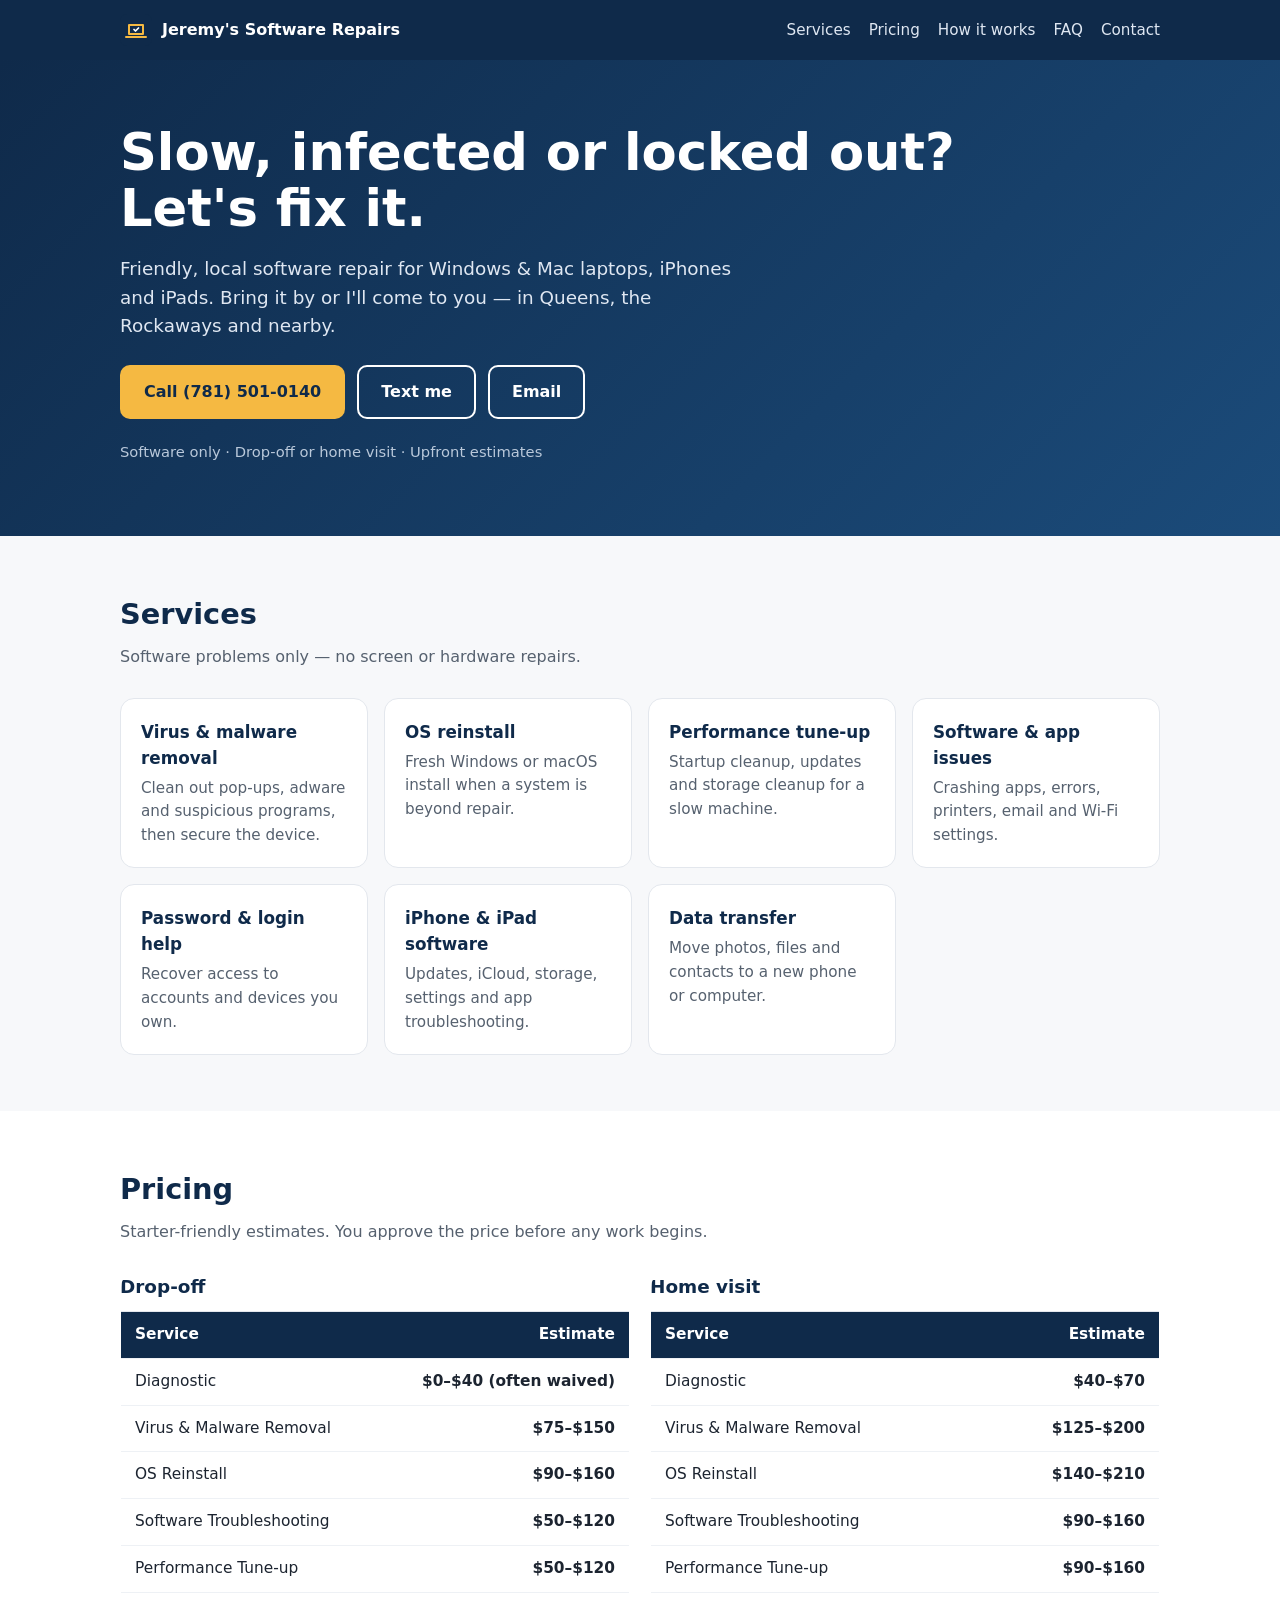
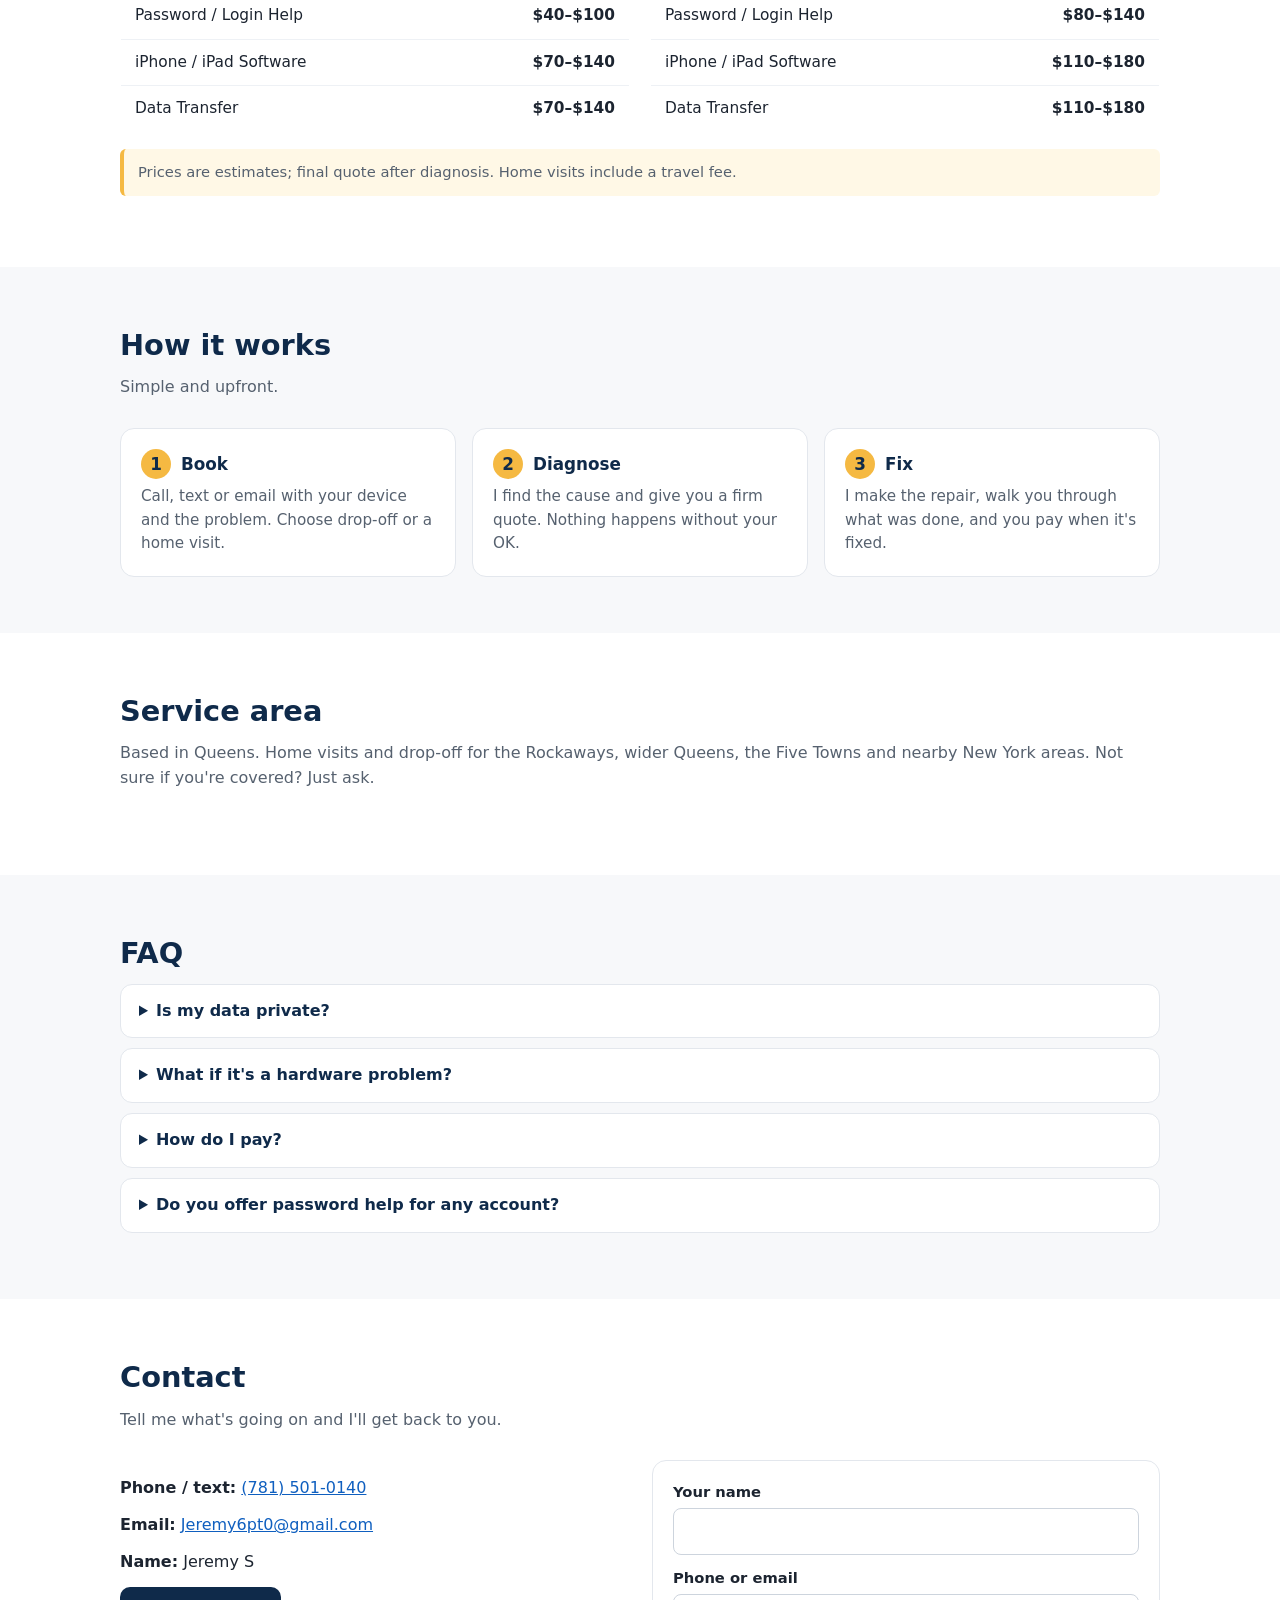
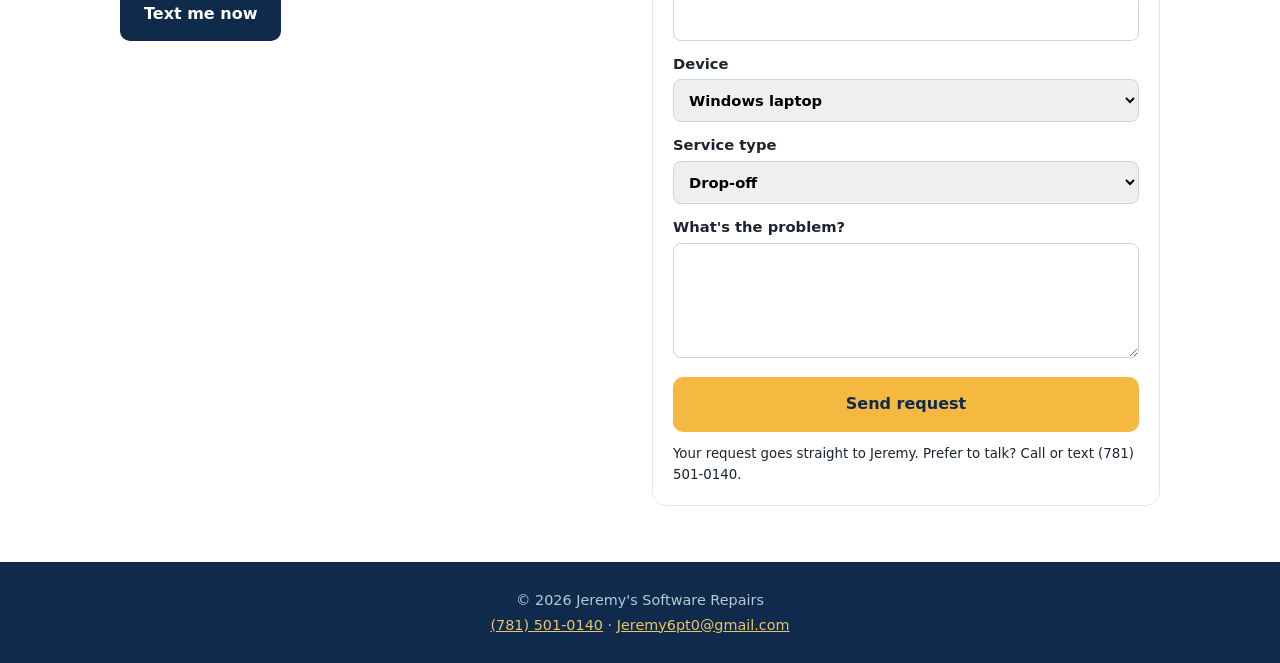
<file: index.html>
<!doctype html><html lang="en"><head><meta charset="utf-8"><meta name="viewport" content="width=device-width,initial-scale=1">
<title>Jeremy's Software Repairs | Laptop, iPhone & iPad Software Fixes in Queens & the Rockaways</title>
<meta name="description" content="Local software repair for Windows & Mac laptops, iPhones and iPads: virus removal, OS reinstalls, tune-ups, password help and data transfer. Drop-off or home visits in Queens, the Rockaways and Five Towns.">
<link rel="icon" href="favicon.svg" type="image/svg+xml"><link rel="stylesheet" href="style.css">

<script type="application/ld+json">{"@context":"https://schema.org","@type":"LocalBusiness","name":"Jeremy's Software Repairs","description":"Software repair and troubleshooting for Windows and Mac laptops, iPhones and iPads. Drop-off and home visits.","telephone":"+1-781-501-0140","email":"Jeremy6pt0@gmail.com","founder":{"@type":"Person","name":"Jeremy S"},"areaServed":["Queens, NY","Rockaway, NY","Five Towns, NY"],"priceRange":"$40–$210"}</script>
<meta property="og:type" content="website"><meta property="og:url" content="https://jeremyssoftwarerepairs.com/"><meta property="og:title" content="Jeremy&#39;s Software Repairs | Book a Repair: Free Quote"><meta property="og:description" content="Laptop, iPhone &amp; iPad software fixes in the New York area. Home visits &amp; drop-off."><meta property="og:image" content="https://jeremyssoftwarerepairs.com/og-image.png"><meta property="og:image:width" content="1200"><meta property="og:image:height" content="630"><meta name="twitter:card" content="summary_large_image"><meta name="twitter:title" content="Jeremy&#39;s Software Repairs | Book a Repair: Free Quote"><meta name="twitter:description" content="Laptop, iPhone &amp; iPad software fixes in the New York area. Home visits &amp; drop-off."><meta name="twitter:image" content="https://jeremyssoftwarerepairs.com/og-image.png">
</head><body>
<header class="top"><div class="wrap"><a class="brand" href="#"><img src="favicon.svg" alt="">Jeremy's Software Repairs</a><nav><a href="#services">Services</a><a href="#pricing">Pricing</a><a href="#how">How it works</a><a href="#faq">FAQ</a><a href="#contact">Contact</a></nav></div></header>
<section class="hero"><div class="wrap"><h1>Slow, infected or locked out?<br>Let's fix it.</h1><p>Friendly, local software repair for Windows &amp; Mac laptops, iPhones and iPads. Bring it by or I'll come to you — in Queens, the Rockaways and nearby.</p>
<div class="btns"><a class="btn p" href="tel:+17815010140">Call (781) 501-0140</a><a class="btn s" href="sms:+17815010140">Text me</a><a class="btn s" href="#contact">Email</a></div><div class="tags">Software only · Drop-off or home visit · Upfront estimates</div></div></section>
<section id="services"><div class="wrap"><h2>Services</h2><p class="lead">Software problems only — no screen or hardware repairs.</p><div class="grid">
<div class="card"><h3>Virus &amp; malware removal</h3><p>Clean out pop-ups, adware and suspicious programs, then secure the device.</p></div>
<div class="card"><h3>OS reinstall</h3><p>Fresh Windows or macOS install when a system is beyond repair.</p></div>
<div class="card"><h3>Performance tune-up</h3><p>Startup cleanup, updates and storage cleanup for a slow machine.</p></div>
<div class="card"><h3>Software &amp; app issues</h3><p>Crashing apps, errors, printers, email and Wi-Fi settings.</p></div>
<div class="card"><h3>Password &amp; login help</h3><p>Recover access to accounts and devices you own.</p></div>
<div class="card"><h3>iPhone &amp; iPad software</h3><p>Updates, iCloud, storage, settings and app troubleshooting.</p></div>
<div class="card"><h3>Data transfer</h3><p>Move photos, files and contacts to a new phone or computer.</p></div>
</div></div></section>
<section id="pricing" class="alt"><div class="wrap"><h2>Pricing</h2><p class="lead">Starter-friendly estimates. You approve the price before any work begins.</p><div class="tables"><table><caption>Drop-off</caption><thead><tr><th>Service</th><th>Estimate</th></tr></thead><tbody><tr><td>Diagnostic</td><td>$0–$40 (often waived)</td></tr><tr><td>Virus &amp; Malware Removal</td><td>$75–$150</td></tr><tr><td>OS Reinstall</td><td>$90–$160</td></tr><tr><td>Software Troubleshooting</td><td>$50–$120</td></tr><tr><td>Performance Tune-up</td><td>$50–$120</td></tr><tr><td>Password / Login Help</td><td>$40–$100</td></tr><tr><td>iPhone / iPad Software</td><td>$70–$140</td></tr><tr><td>Data Transfer</td><td>$70–$140</td></tr></tbody></table><table><caption>Home visit</caption><thead><tr><th>Service</th><th>Estimate</th></tr></thead><tbody><tr><td>Diagnostic</td><td>$40–$70</td></tr><tr><td>Virus &amp; Malware Removal</td><td>$125–$200</td></tr><tr><td>OS Reinstall</td><td>$140–$210</td></tr><tr><td>Software Troubleshooting</td><td>$90–$160</td></tr><tr><td>Performance Tune-up</td><td>$90–$160</td></tr><tr><td>Password / Login Help</td><td>$80–$140</td></tr><tr><td>iPhone / iPad Software</td><td>$110–$180</td></tr><tr><td>Data Transfer</td><td>$110–$180</td></tr></tbody></table></div>
<p class="note">Prices are estimates; final quote after diagnosis. Home visits include a travel fee.</p></div></section>
<section id="how"><div class="wrap"><h2>How it works</h2><p class="lead">Simple and upfront.</p><div class="grid steps">
<div class="card"><h3>Book</h3><p>Call, text or email with your device and the problem. Choose drop-off or a home visit.</p></div>
<div class="card"><h3>Diagnose</h3><p>I find the cause and give you a firm quote. Nothing happens without your OK.</p></div>
<div class="card"><h3>Fix</h3><p>I make the repair, walk you through what was done, and you pay when it's fixed.</p></div></div></div></section>
<section id="area" class="alt"><div class="wrap"><h2>Service area</h2><p class="lead">Based in Queens. Home visits and drop-off for the Rockaways, wider Queens, the Five Towns and nearby New York areas. Not sure if you're covered? Just ask.</p></div></section>
<section id="faq"><div class="wrap"><h2>FAQ</h2>
<details><summary>Is my data private?</summary><p>Yes. I only access what's needed for the fix, ask your permission before touching personal files, and recommend a backup before any major work.</p></details>
<details><summary>What if it's a hardware problem?</summary><p>I focus on software. If the issue turns out to be hardware (a cracked screen, failed battery or bad drive), I'll tell you and suggest next steps.</p></details>
<details><summary>How do I pay?</summary><p>Payment is due when the job is done. Ask about accepted payment methods when you book.</p></details>
<details><summary>Do you offer password help for any account?</summary><p>Only for devices and accounts that belong to you.</p></details></div></section>
<section id="contact" class="alt"><div class="wrap"><h2>Contact</h2><p class="lead">Tell me what's going on and I'll get back to you.</p><div class="contact">
<ul><li><strong>Phone / text:</strong> <a href="tel:+17815010140">(781) 501-0140</a></li><li><strong>Email:</strong> <a href="mailto:Jeremy6pt0@gmail.com">Jeremy6pt0@gmail.com</a></li><li><strong>Name:</strong> Jeremy S</li><li><a class="btn d" href="sms:+17815010140">Text me now</a></li></ul>
<form action="https://api.web3forms.com/submit" method="POST"><input type="hidden" name="access_key" value="c5509900-f79f-426b-a57d-6668c6fd9df6"><input type="hidden" name="subject" value="New repair request from jeremyssoftwarerepairs.com"><input type="hidden" name="from_name" value="Jeremy's Software Repairs website"><input type="hidden" name="redirect" value="https://jeremyssoftwarerepairs.com/thanks.html"><input type="checkbox" name="botcheck" style="display:none" tabindex="-1" autocomplete="off"><label>Your name<input name="name" required></label><label>Phone or email<input name="contact" required></label>
<label>Device<select name="device"><option>Windows laptop</option><option>Mac</option><option>iPhone</option><option>iPad</option><option>Other</option></select></label>
<label>Service type<select name="visit"><option>Drop-off</option><option>Home visit</option></select></label>
<label>What's the problem?<textarea name="problem" rows="4"></textarea></label><button class="btn p" type="submit">Send request</button>
<small>Your request goes straight to Jeremy. Prefer to talk? Call or text (781) 501-0140.</small></form></div></div></section>
<footer>© 2026 Jeremy's Software Repairs<br><a href="tel:+17815010140">(781) 501-0140</a> · <a href="mailto:Jeremy6pt0@gmail.com">Jeremy6pt0@gmail.com</a></footer></body></html>
</file>
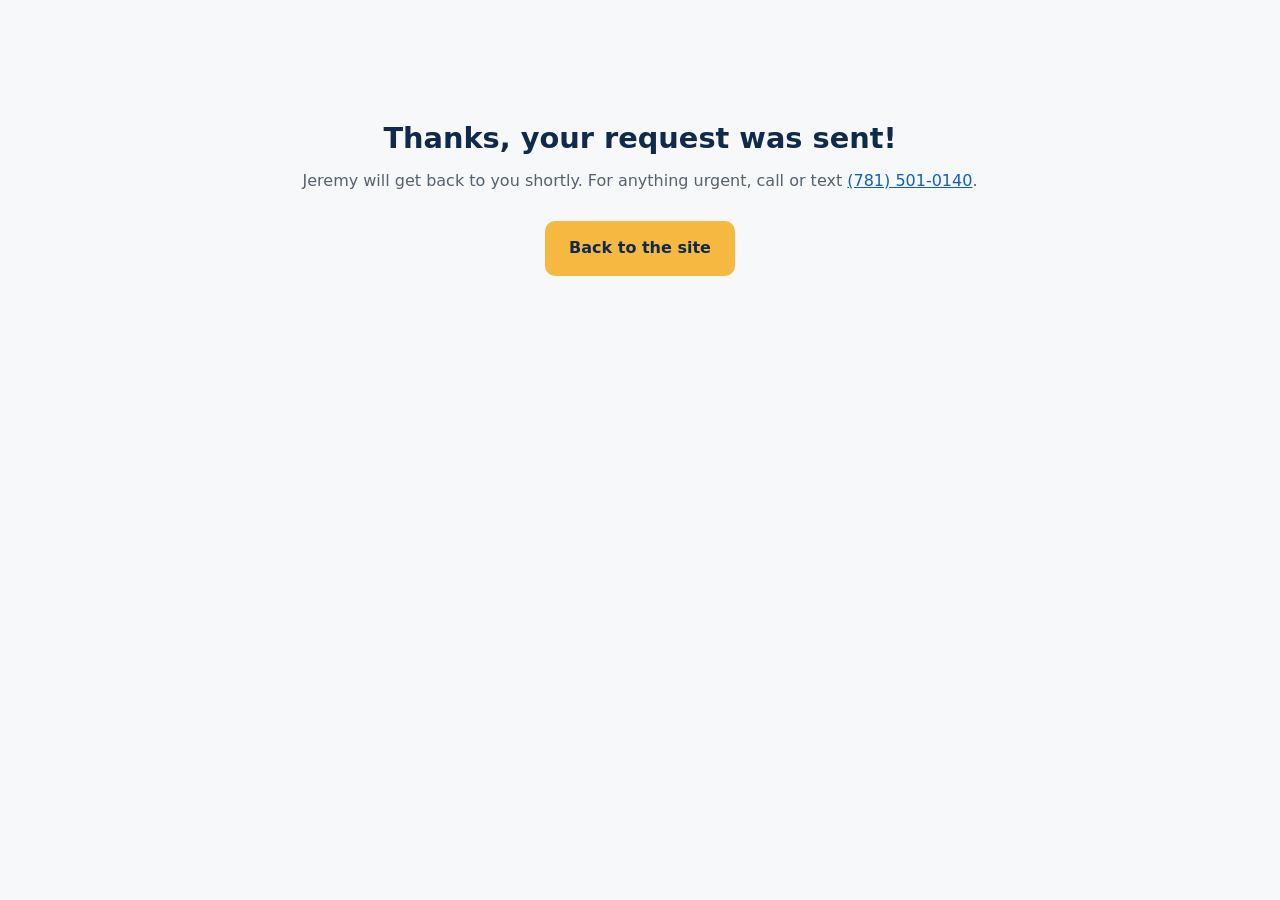
<file: thanks.html>
<!doctype html><html lang="en"><head><meta charset="utf-8"><meta name="viewport" content="width=device-width,initial-scale=1"><title>Request sent | Jeremy's Software Repairs</title><link rel="stylesheet" href="style.css"><link rel="icon" href="favicon.svg"></head><body><section><div class="wrap" style="text-align:center;padding:60px 18px"><h2>Thanks, your request was sent!</h2><p class="lead">Jeremy will get back to you shortly. For anything urgent, call or text <a href="tel:+17815010140">(781) 501-0140</a>.</p><p><a class="btn p" href="/">Back to the site</a></p></div></section></body></html>
</file>
<file: style.css>
*{box-sizing:border-box}html{scroll-behavior:smooth}body{margin:0;font-family:system-ui,-apple-system,"Segoe UI",Roboto,sans-serif;color:#1c2430;background:#f7f8fa;line-height:1.55}
a{color:#0f5fbf}.wrap{max-width:1080px;margin:0 auto;padding:0 20px}
header.top{background:#0f2a4a;color:#fff;position:sticky;top:0;z-index:5}header.top .wrap{display:flex;align-items:center;justify-content:space-between;height:60px;gap:12px}
.brand{display:flex;align-items:center;gap:10px;font-weight:700;color:#fff;text-decoration:none}.brand img{width:32px;height:32px}
nav a{color:#dfe7f2;text-decoration:none;margin-left:18px;font-size:.95rem}nav a:hover{color:#f5b942}@media(max-width:720px){nav{display:none}}
.hero{background:linear-gradient(135deg,#0f2a4a,#1b4b7a);color:#fff;padding:64px 0 72px}.hero h1{font-size:clamp(2rem,6vw,3.2rem);margin:0 0 12px;line-height:1.1}.hero p{font-size:1.15rem;max-width:620px;color:#dfe7f2}
.btns{display:flex;flex-wrap:wrap;gap:12px;margin-top:24px}.btn{display:inline-block;padding:13px 22px;border-radius:10px;font-weight:600;text-decoration:none;border:2px solid transparent}
.btn.p{background:#f5b942;color:#0f2a4a}.btn.s{border-color:#fff;color:#fff}.btn.d{background:#0f2a4a;color:#fff}
.tags{margin-top:22px;font-size:.92rem;color:#b9c8da}
section{padding:56px 0}section h2{font-size:1.8rem;margin:0 0 8px;color:#0f2a4a}.lead{color:#56616f;margin:0 0 28px}
.grid{display:grid;gap:16px;grid-template-columns:repeat(auto-fit,minmax(230px,1fr))}.card{background:#fff;border:1px solid #e3e7ed;border-radius:14px;padding:20px}.card h3{margin:0 0 6px;font-size:1.05rem;color:#0f2a4a}.card p{margin:0;color:#56616f;font-size:.95rem}
.alt{background:#fff}.tables{display:grid;gap:20px;grid-template-columns:repeat(auto-fit,minmax(300px,1fr))}
table{width:100%;border-collapse:collapse;background:#fff;border-radius:14px;overflow:hidden;border:1px solid #e3e7ed}caption{text-align:left;font-weight:700;font-size:1.15rem;padding:0 0 10px;color:#0f2a4a}
th,td{padding:11px 14px;text-align:left;border-bottom:1px solid #eef1f5;font-size:.96rem}td:last-child,th:last-child{text-align:right;white-space:nowrap;font-weight:600}thead th{background:#0f2a4a;color:#fff}
.note{margin-top:16px;font-size:.92rem;color:#56616f;background:#fff8e6;border-left:4px solid #f5b942;padding:12px 14px;border-radius:6px}
.steps{counter-reset:s}.steps .card h3::before{counter-increment:s;content:counter(s);display:inline-grid;place-items:center;width:30px;height:30px;border-radius:50%;background:#f5b942;color:#0f2a4a;margin-right:10px;font-weight:700}
details{background:#fff;border:1px solid #e3e7ed;border-radius:12px;padding:14px 18px;margin-bottom:10px}summary{font-weight:600;cursor:pointer;color:#0f2a4a}details p{color:#56616f;margin:10px 0 0}
form{display:grid;gap:12px;background:#fff;border:1px solid #e3e7ed;border-radius:14px;padding:20px}label{font-weight:600;font-size:.92rem}input,select,textarea{width:100%;padding:11px;border:1px solid #cdd4dd;border-radius:8px;font:inherit;margin-top:4px}button{cursor:pointer;font:inherit}
.contact{display:grid;gap:24px;grid-template-columns:repeat(auto-fit,minmax(290px,1fr))}.contact ul{list-style:none;padding:0}.contact li{margin:0 0 12px}
footer{background:#0f2a4a;color:#b9c8da;padding:26px 18px;font-size:.9rem;text-align:center;line-height:1.7;overflow-wrap:anywhere}footer a{color:#e8c46a}
</file>
